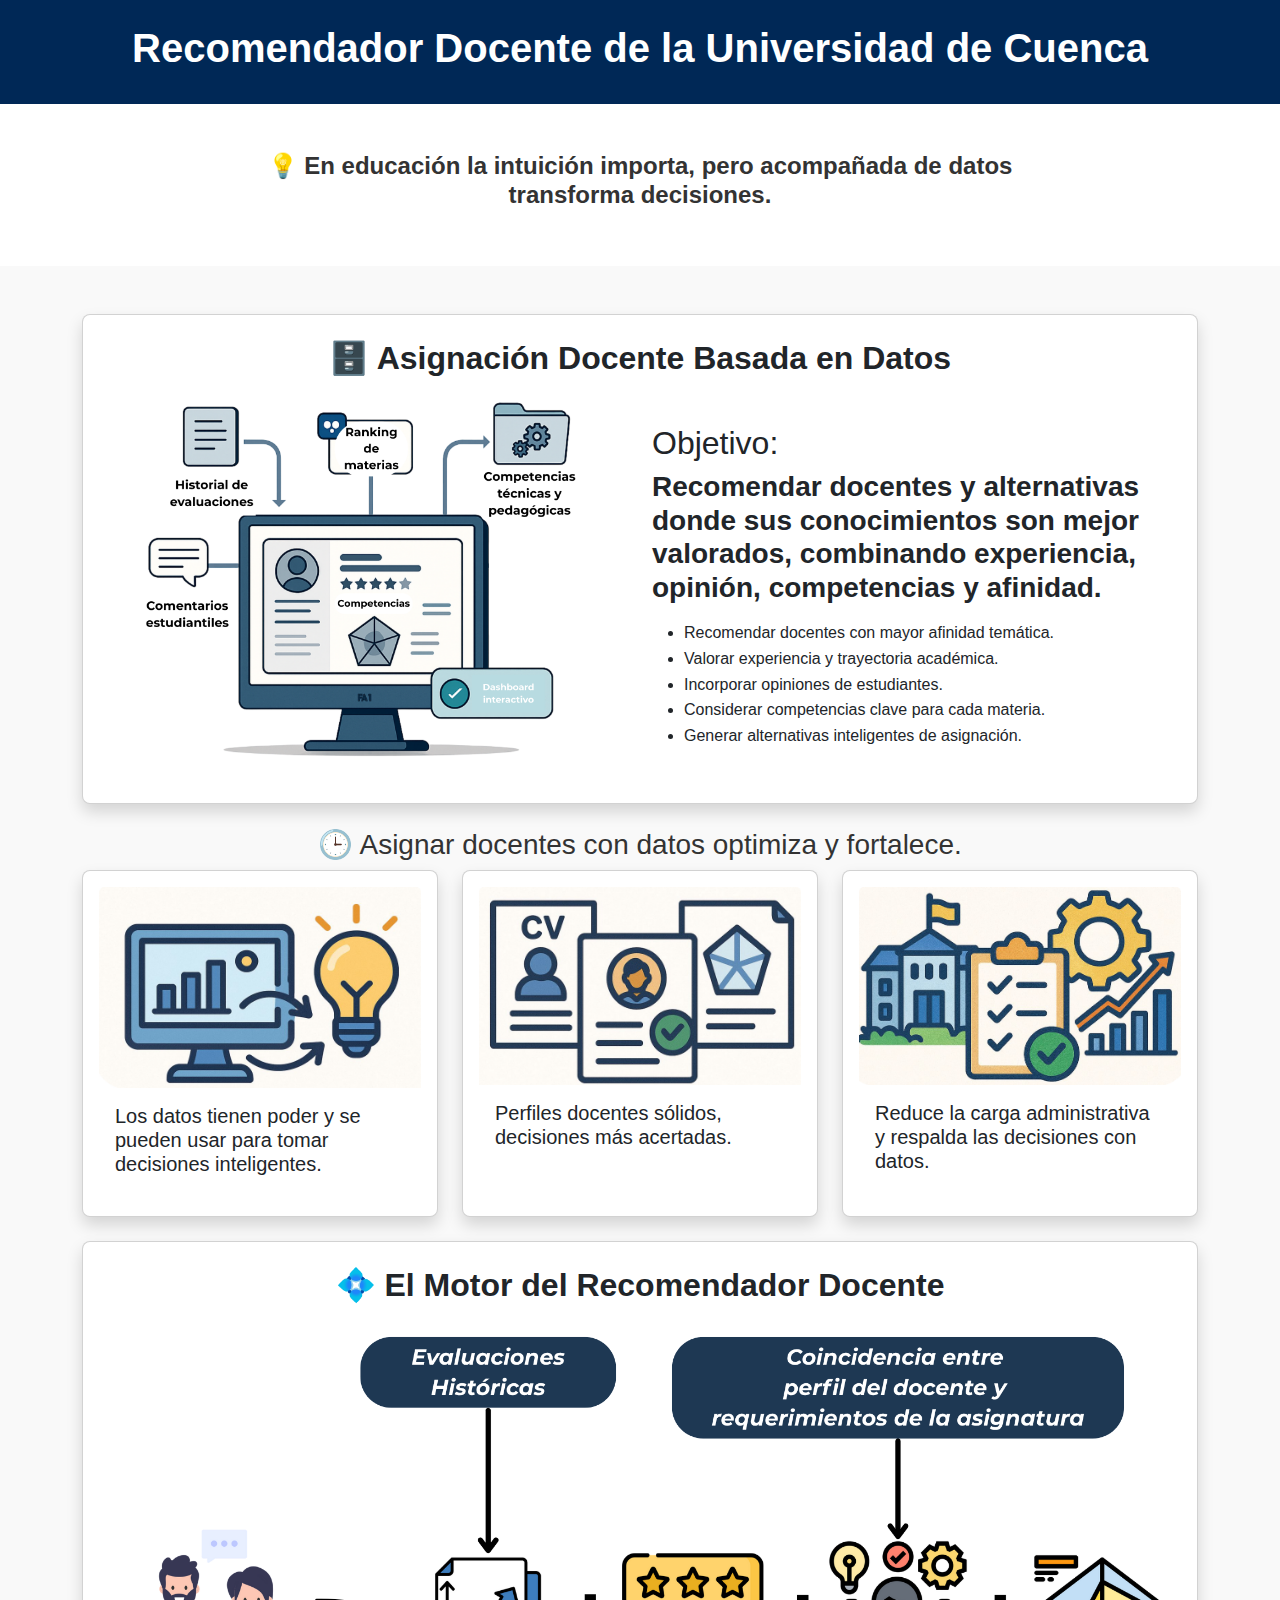
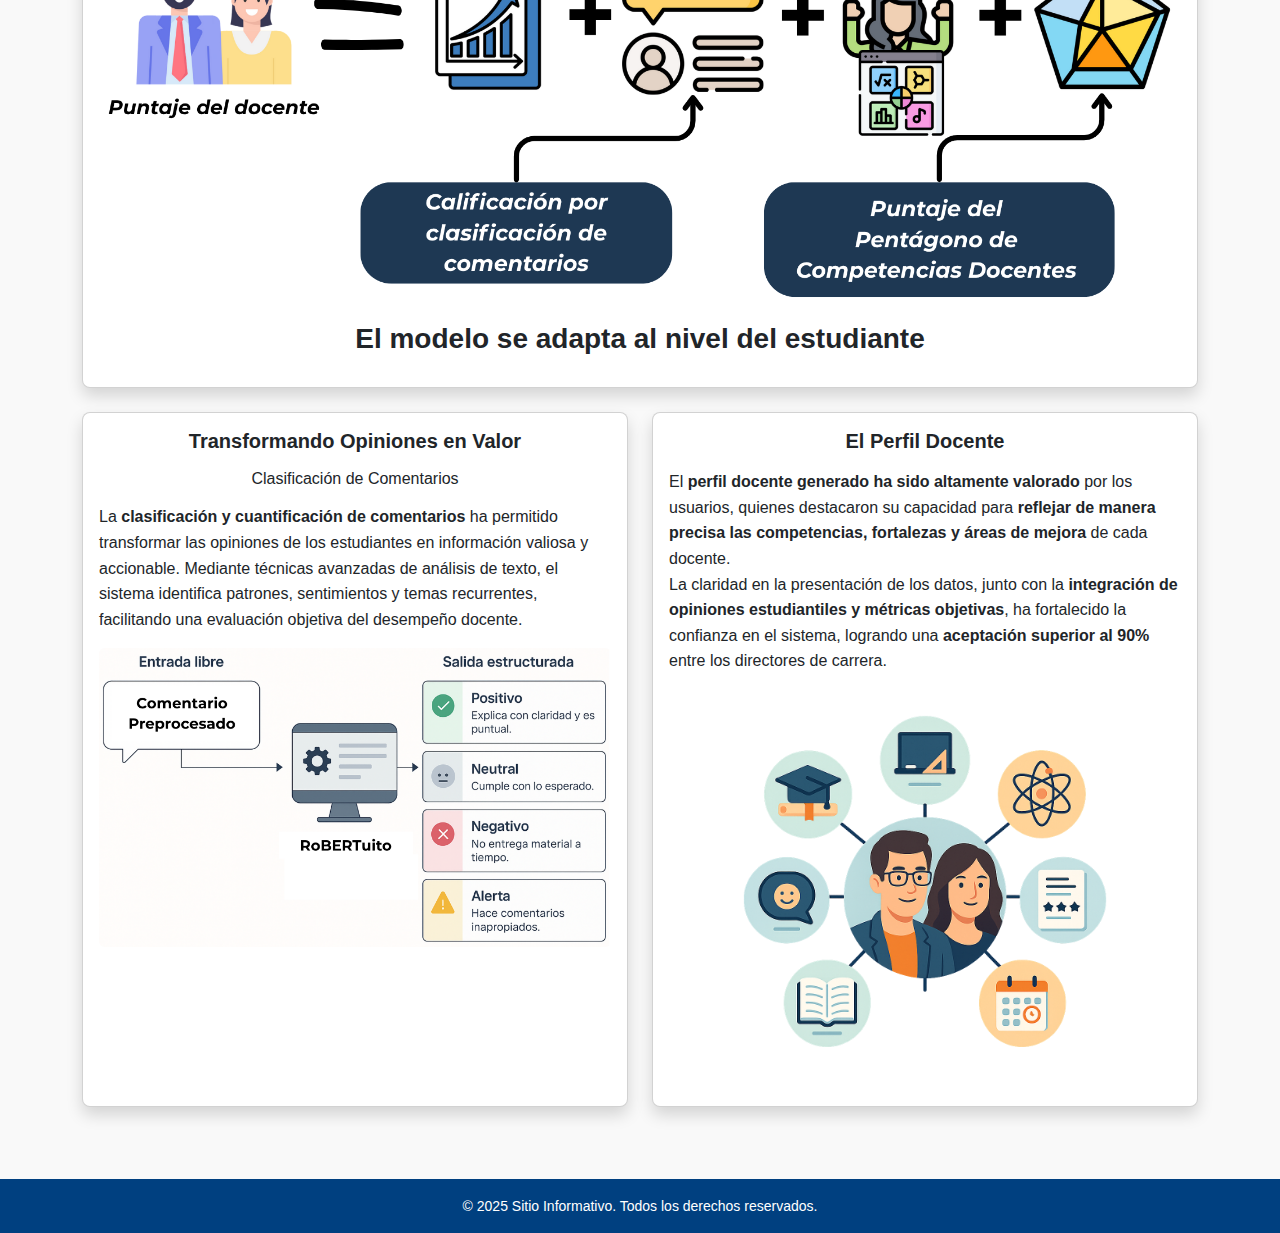
<file: index.html>
<!DOCTYPE html>
<html lang="es">
  <head>
    <meta charset="UTF-8" />
    <meta name="viewport" content="width=device-width, initial-scale=1.0" />
    <title>Web Informativa</title>
    <link
      href="https://cdn.jsdelivr.net/npm/bootstrap@5.3.3/dist/css/bootstrap.min.css"
      rel="stylesheet"
    />
    <link rel="stylesheet" href="style.css" />
  </head>

  <body>
    <header class="text-white py-4 text-center">
      <h1 class="h1 fw-bold">
        Recomendador Docente de la Universidad de Cuenca
      </h1>
    </header>

    <section class="hero text-center">
      <h2 class="h4 fw-semibold mx-auto" style="max-width: 800px">
        💡 En educación la intuición importa, pero acompañada de datos
        transforma decisiones.
      </h2>
    </section>

    <section class="container py-5">
      <!-- Tarjeta completa -->
      <div class="row mb-4">
        <div class="col-12">
          <div class="card shadow rounded-3 p-4">
            <h2 class="card-title fw-bold mb-3" style="text-align: center">
              🗄️ Asignación Docente Basada en Datos
            </h2>

            <div class="row align-items-center">
              <!-- Imagen a la izquierda -->
              <div class="col-md-6 text-center mb-3 mb-md-0">
                <img
                  src="img/tema1.png"
                  alt="Imagen relacionada con Tema 1"
                  class="img-fluid rounded"
                  style="max-height: 500px"
                />
              </div>

              <!-- Lista de texto a la derecha -->
              <div class="col-md-6">
                <h2>Objetivo:</h2>
                <h3 class="fw-bold mb-3">
                  Recomendar docentes y alternativas donde sus conocimientos son
                  mejor valorados, combinando experiencia, opinión, competencias
                  y afinidad.
                </h3>
                <ul class="mb-0">
                  <li>Recomendar docentes con mayor afinidad temática.</li>
                  <li>Valorar experiencia y trayectoria académica.</li>
                  <li>Incorporar opiniones de estudiantes.</li>
                  <li>Considerar competencias clave para cada materia.</li>
                  <li>Generar alternativas inteligentes de asignación.</li>
                </ul>
              </div>
            </div>
          </div>
        </div>
      </div>

      <h3 class="text-center">
        🕒 Asignar docentes con datos optimiza y fortalece.
      </h3>

      <!-- Tres tarjetas en fila -->
      <div class="row g-4 mb-4">
        <div class="col-md-4">
          <div class="card shadow rounded-3 p-3 h-100">
            <img class="card-img-top" src="img/icon1.png" alt="Icono 1" />
            <div class="card-body">
              <h5 class="card-title">
                Los datos tienen poder y se pueden usar para tomar decisiones
                inteligentes.
              </h5>
            </div>
          </div>
        </div>
        <div class="col-md-4">
          <div class="card shadow rounded-3 p-3 h-100">
            <img class="card-img-top" src="img/icon2.png" alt="Icono 2" />
            <div class="card-body">
              <h5 class="card-title">
                Perfiles docentes sólidos, decisiones más acertadas.
              </h5>
            </div>
          </div>
        </div>
        <div class="col-md-4">
          <div class="card shadow rounded-3 p-3 h-100">
            <img class="card-img-top" src="img/icon3.png" alt="Icono 3" />
            <div class="card-body">
              <h5 class="card-title">
                Reduce la carga administrativa y respalda las decisiones con
                datos.
              </h5>
            </div>
          </div>
        </div>
      </div>

      <!-- Tarjeta completa -->
      <div class="row mb-4">
        <div class="col-12">
          <div class="card shadow rounded-3 p-4">
            <h2 class="card-title fw-bold" style="text-align: center">
              💠 El Motor del Recomendador Docente
            </h2>
            <img
              class="card-img-top mt-3"
              src="img/Formula.png"
              alt="Fórmula"
            />
            <h3 class="fw-bold text-center mt-4">
              El modelo se adapta al nivel del estudiante
            </h3>
          </div>
        </div>
      </div>

      <!-- Dos tarjetas en fila -->
      <div class="row g-4">
        <!-- Primera tarjeta -->
        <div class="col-md-6">
          <div class="card shadow rounded-3 p-3 h-100">
            <h5 class="card-title fw-bold mb-3 text-center">
              Transformando Opiniones en Valor
            </h5>
            <h6 class="text-center mb-3">Clasificación de Comentarios</h6>
            <p class="card-text">
              La <b>clasificación y cuantificación de comentarios</b> ha
              permitido transformar las opiniones de los estudiantes en
              información valiosa y accionable. Mediante técnicas avanzadas de
              análisis de texto, el sistema identifica patrones, sentimientos y
              temas recurrentes, facilitando una evaluación objetiva del
              desempeño docente.
            </p>

            <img
              class="img-fluid rounded"
              src="img/Comentarios Preprocesados.png"
              alt="Robertuito"
              style="
                max-height: 400px;
                object-fit: contain;
                display: block;
                margin: 0 auto;
              "
            />
          </div>
        </div>

        <!-- Segunda tarjeta -->
        <div class="col-md-6">
          <div class="card shadow rounded-3 p-3 h-100">
            <h5 class="card-title fw-bold mb-3 text-center">
              El Perfil Docente
            </h5>
            <p class="card-text">
              El <b>perfil docente generado ha sido altamente valorado</b> por
              los usuarios, quienes destacaron su capacidad para
              <b
                >reflejar de manera precisa las competencias, fortalezas y áreas
                de mejora</b
              >
              de cada docente. <br />
              La claridad en la presentación de los datos, junto con la
              <b>integración de opiniones estudiantiles y métricas objetivas</b
              >, ha fortalecido la confianza en el sistema, logrando una
              <b>aceptación superior al 90%</b> entre los directores de carrera.
            </p>
            <img
              class="img-fluid rounded"
              src="img/perfil.png"
              alt="Robertuito"
              style="
                max-height: 400px;
                object-fit: contain;
                display: block;
                margin: 0 auto;
              "
            />
          </div>
        </div>
      </div>
    </section>

    <footer class="text-white text-center py-3 mt-4">
      <p class="small mb-0">
        &copy; 2025 Sitio Informativo. Todos los derechos reservados.
      </p>
    </footer>

    <script src="https://cdn.jsdelivr.net/npm/bootstrap@5.3.3/dist/js/bootstrap.bundle.min.js"></script>
  </body>
</html>
</file>
<file: style.css>
body {
  font-family: "Arial", sans-serif;
  margin: 0;
  padding: 0;
  line-height: 1.6;
  background-color: #f9f9f9;
  color: #333;
}
header {
  background-color: #002856;
  color: white;
  padding: 1rem;
  text-align: center;
}
nav {
  display: flex;
  justify-content: center;
  background-color: #e0e0e0;
  padding: 0.5rem;
}
nav a {
  margin: 0 1rem;
  text-decoration: none;
  color: #004080;
  font-weight: bold;
}
.hero {
  background-color: #ffffff;
  padding: 3rem;
  text-align: center;
}
.hero h1 {
  margin-bottom: 1rem;
}
.content {
  display: grid;
  grid-template-columns: repeat(auto-fit, minmax(300px, 1fr));
  gap: 1.5rem;
  padding: 2rem;
}
.box {
  background: white;
  padding: 1.5rem;
  border-radius: 10px;
  box-shadow: 0 2px 5px rgba(0, 0, 0, 0.1);
}
footer {
  background-color: #004080;
  color: white;
  text-align: center;
  padding: 1rem;
  margin-top: 2rem;
}
</file>
